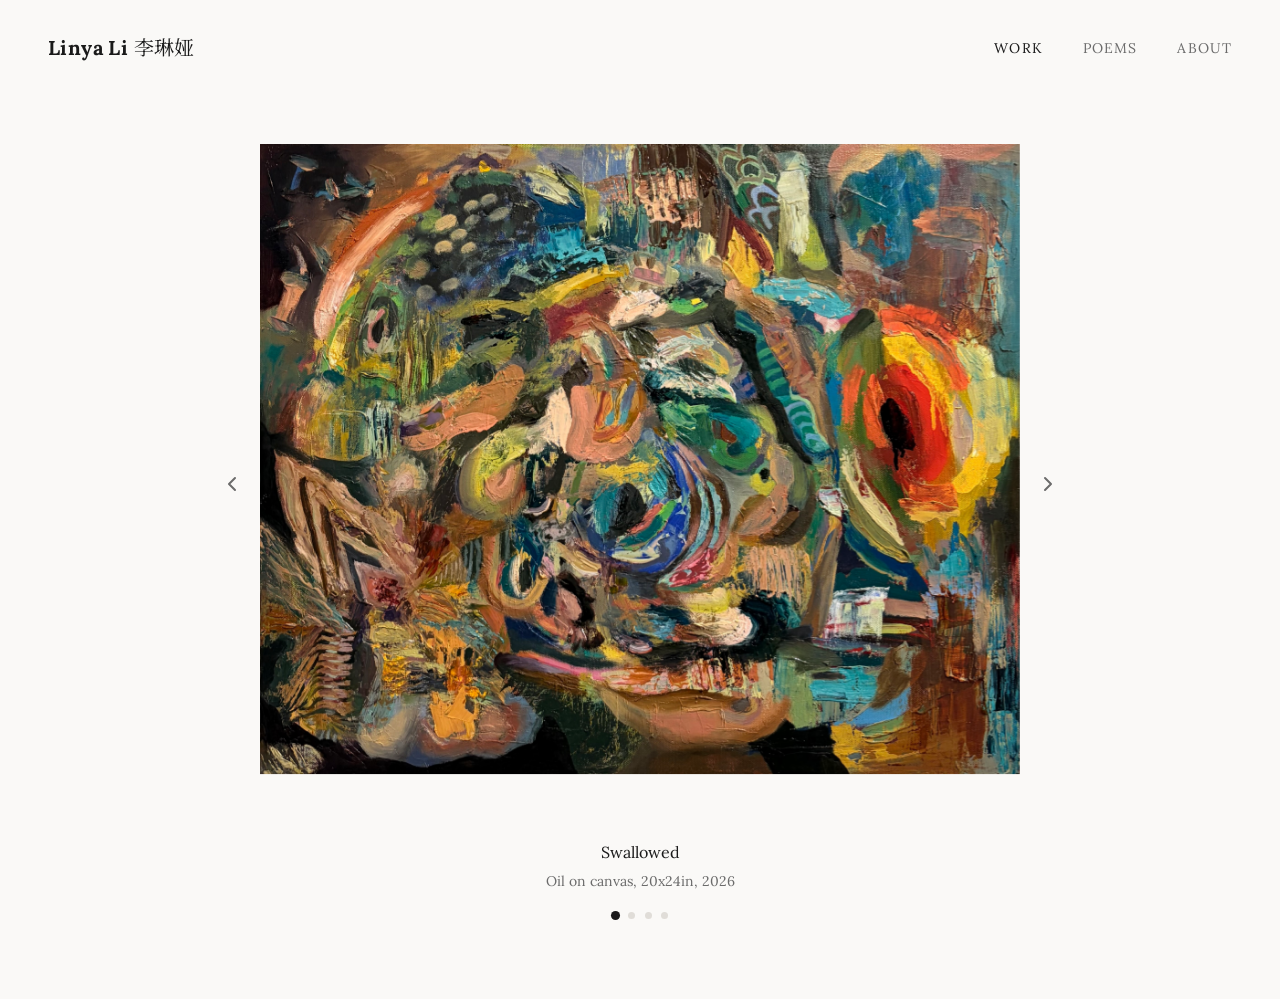
<file: index.html>
<!DOCTYPE html>
<html lang="en">
<head>
  <meta charset="UTF-8" />
  <meta name="viewport" content="width=device-width, initial-scale=1.0" />
  <title>Portfolio — Paintings</title>
  <link rel="stylesheet" href="css/style.css" />
</head>
<body>

  <nav>
    <a class="nav-brand" href="index.html"><strong>Linya Li</strong> 李琳娅</a>
    <ul class="nav-links">
      <li><a href="index.html" class="active">Work</a></li>
      <li><a href="poems.html">Poems</a></li>
      <li><a href="about.html">About</a></li>
    </ul>
  </nav>

  <main>

    <!-- ── Hero image ─────────────────────────────────────── -->
    <div class="gallery-hero" id="gallery-hero">
      <!--
        TO ADD YOUR PAINTINGS:
        1. Place your image files in the images/ folder.
        2. Change the src attributes below to match your filenames,
           e.g. src="images/my-painting.jpg"
        3. Update the data-title and data-caption attributes on each
           dot button to match each painting's info.
      -->
      <img
        class="hero-slide active"
        src="images/swallowed.jpg"
        alt="Swallowed"
      />
      <button class="hero-arrow hero-arrow-left" id="prev-btn" aria-label="Previous painting">
        <svg viewBox="0 0 24 24"><polyline points="15 18 9 12 15 6"/></svg>
      </button>
      <button class="hero-arrow hero-arrow-right" id="next-btn" aria-label="Next painting">
        <svg viewBox="0 0 24 24"><polyline points="9 18 15 12 9 6"/></svg>
      </button>
    </div>

    <!-- ── Caption ────────────────────────────────────────── -->
    <div class="gallery-caption">
      <h2 id="hero-title">Swallowed</h2>
      <p id="hero-caption">Oil on canvas, 20x24in, 2026</p>
    </div>

    <!-- ── Dots ───────────────────────────────────────────── -->
    <!-- Each button: set data-src, data-title, data-caption to match your painting -->
    <div class="gallery-dots" id="dots">
      <button class="dot active" data-src="images/swallowed.jpg"          data-title="Swallowed"          data-caption="Oil on canvas, 20x24in, 2026"       aria-label="Painting 1"></button>
      <button class="dot"        data-src="images/escaped.jpeg"           data-title="Escaped"            data-caption="Oil on canvas, 20x24in, 2026"       aria-label="Painting 2"></button>
      <button class="dot"        data-src="images/None of them whole.jpg" data-title="None of them whole" data-caption="Oil on canvas, 24x20in, 2026"       aria-label="Painting 3"></button>
      <button class="dot"        data-src="images/two.jpg"                data-title="Two"                data-caption="Oil, paper on canvas, 20x24in, 2026" aria-label="Painting 4"></button>
    </div>

  </main>

<script src="js/main.js"></script>
</body>
</html>
</file>
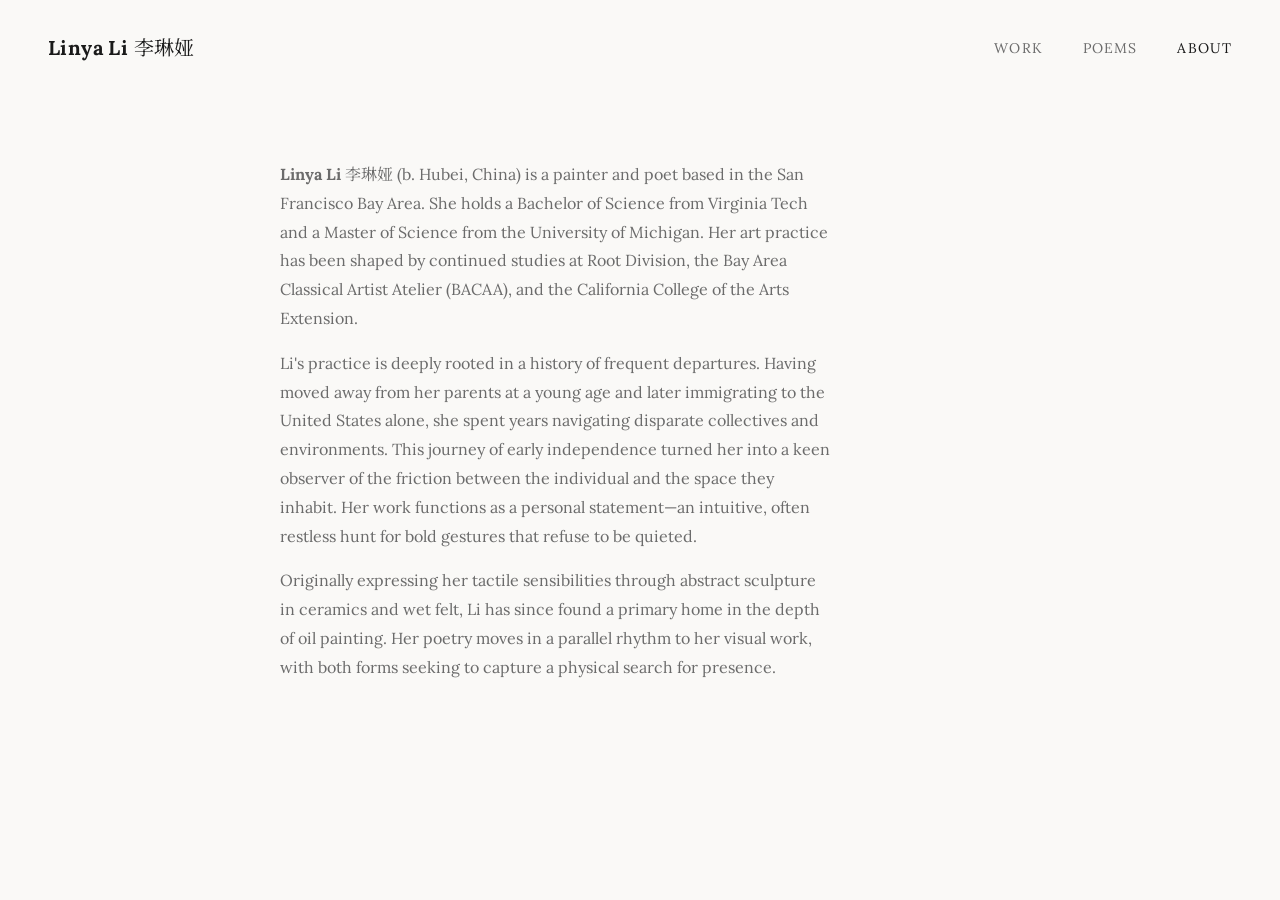
<file: about.html>
<!DOCTYPE html>
<html lang="en">
<head>
  <meta charset="UTF-8" />
  <meta name="viewport" content="width=device-width, initial-scale=1.0" />
  <title>Portfolio — About</title>
  <link rel="stylesheet" href="css/style.css" />
</head>
<body>

  <nav>
    <a class="nav-brand" href="index.html"><strong>Linya Li</strong> 李琳娅</a>
    <ul class="nav-links">
      <li><a href="index.html">Work</a></li>
      <li><a href="poems.html">Poems</a></li>
      <li><a href="about.html" class="active">About</a></li>
    </ul>
  </nav>

  <main>

    <div class="about-layout">

      <!-- ── Bio text ─────────────────────────────────── -->
      <div class="about-text">

        <p>
          <strong>Linya Li</strong> 李琳娅 (b. Hubei, China) is a painter and poet based in the San Francisco Bay Area. She holds a Bachelor of Science from Virginia Tech and a Master of Science from the University of Michigan. Her art practice has been shaped by continued studies at Root Division, the Bay Area Classical Artist Atelier (BACAA), and the California College of the Arts Extension.
        </p>

        <p>
          Li's practice is deeply rooted in a history of frequent departures. Having moved away from her parents at a young age and later immigrating to the United States alone, she spent years navigating disparate collectives and environments. This journey of early independence turned her into a keen observer of the friction between the individual and the space they inhabit. Her work functions as a personal statement—an intuitive, often restless hunt for bold gestures that refuse to be quieted.
        </p>

        <p>
          Originally expressing her tactile sensibilities through abstract sculpture in ceramics and wet felt, Li has since found a primary home in the depth of oil painting. Her poetry moves in a parallel rhythm to her visual work, with both forms seeking to capture a physical search for presence.
        </p>

      </div>

    </div>

  </main>

<script src="js/main.js"></script>
</body>
</html>
</file>
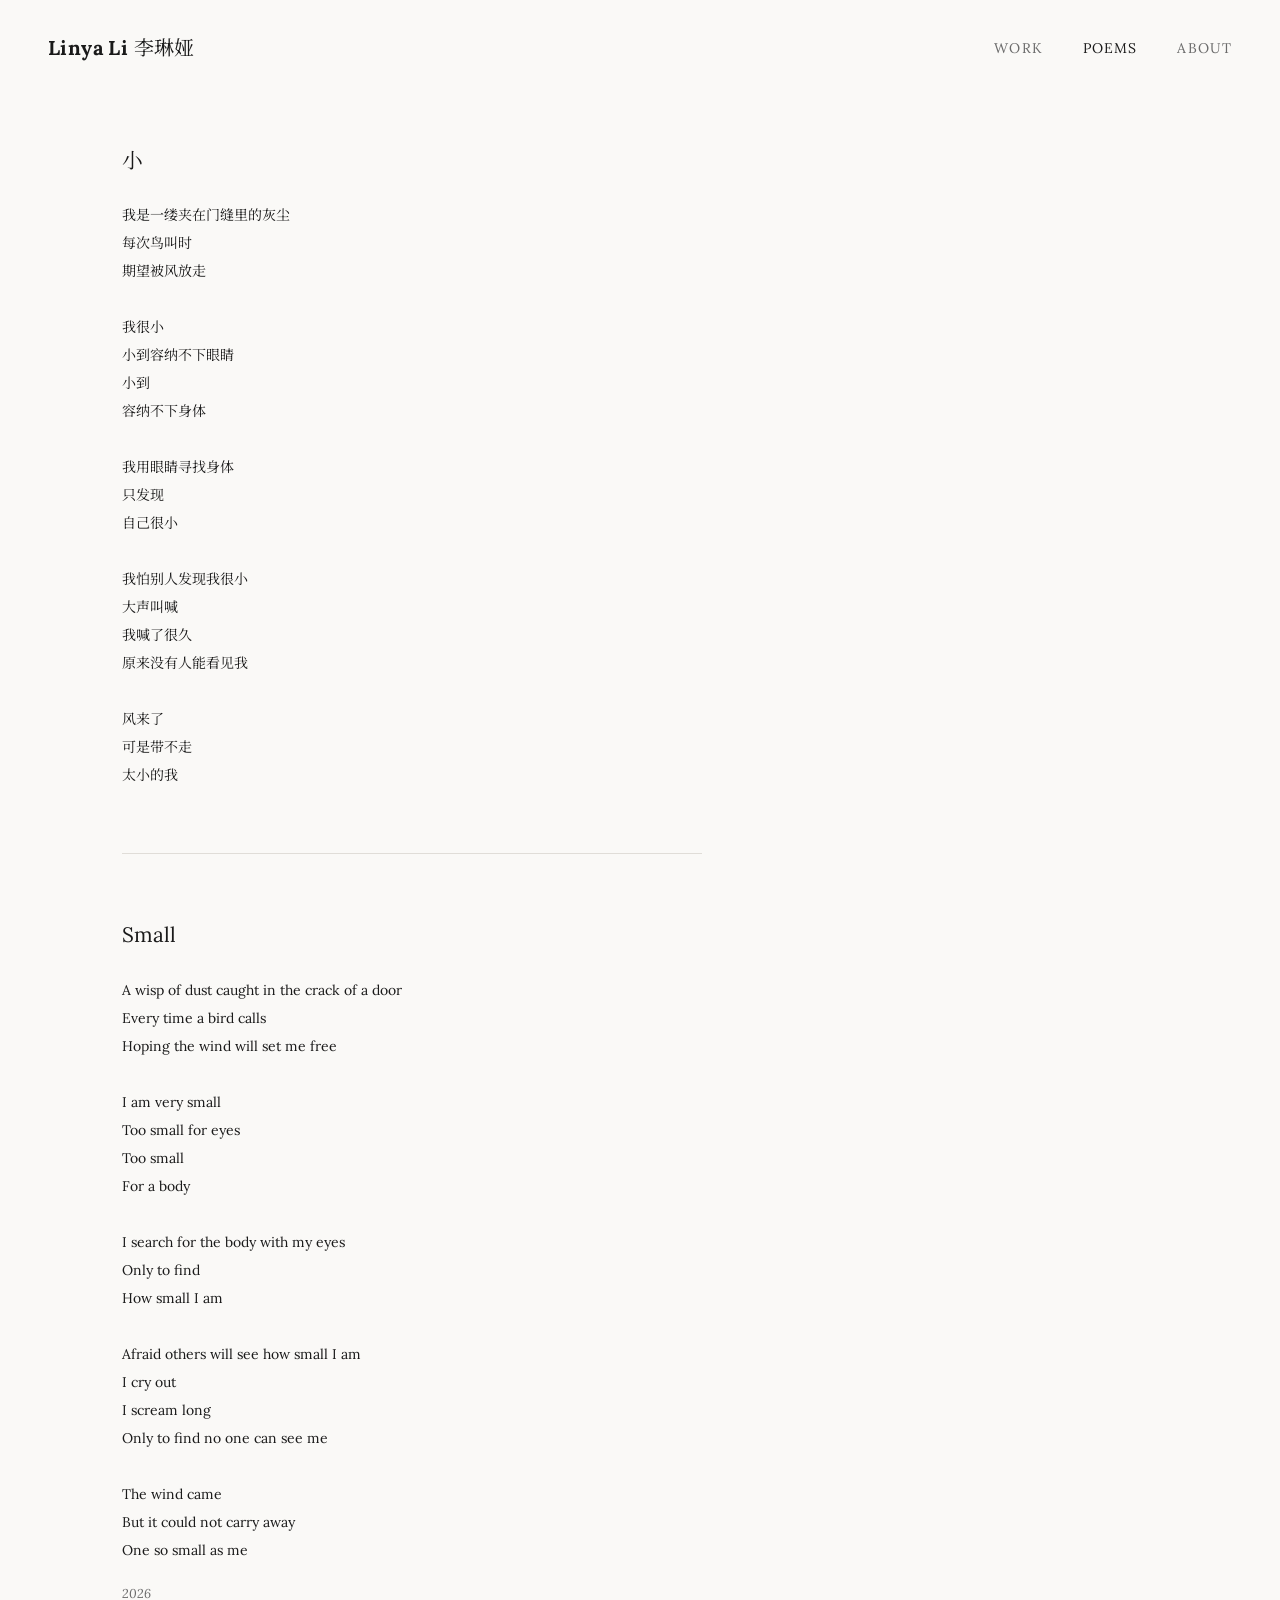
<file: poems.html>
<!DOCTYPE html>
<html lang="en">
<head>
  <meta charset="UTF-8" />
  <meta name="viewport" content="width=device-width, initial-scale=1.0" />
  <title>Portfolio — Poems</title>
  <link rel="stylesheet" href="css/style.css" />
</head>
<body>

  <nav>
    <a class="nav-brand" href="index.html"><strong>Linya Li</strong> 李琳娅</a>
    <ul class="nav-links">
      <li><a href="index.html">Work</a></li>
      <li><a href="poems.html" class="active">Poems</a></li>
      <li><a href="about.html">About</a></li>
    </ul>
  </nav>

  <main>

    <!--
      TO ADD A POEM:
      Copy one of the <article class="poem"> blocks below,
      paste it after the last one, and fill in:
        - The <h2> title
        - The <div class="poem-body"> text (line breaks are preserved)
        - The <p class="poem-date"> date or note (optional)
    -->

    <article class="poem">
      <h2>小</h2>
      <div class="poem-body">我是一缕夹在门缝里的灰尘
每次鸟叫时
期望被风放走

我很小
小到容纳不下眼睛
小到
容纳不下身体

我用眼睛寻找身体
只发现
自己很小

我怕别人发现我很小
大声叫喊
我喊了很久
原来没有人能看见我

风来了
可是带不走
太小的我</div>
    </article>

    <article class="poem">
      <h2>Small</h2>
      <div class="poem-body">A wisp of dust caught in the crack of a door
Every time a bird calls
Hoping the wind will set me free

I am very small
Too small for eyes
Too small
For a body

I search for the body with my eyes
Only to find
How small I am

Afraid others will see how small I am
I cry out
I scream long
Only to find no one can see me

The wind came
But it could not carry away
One so small as me</div>
      <p class="poem-date">2026</p>
    </article>


  </main>

<script src="js/main.js"></script>
</body>
</html>
</file>
<file: css/style.css>
/* ============================================================
   Portfolio — Shared Styles
   Palette: off-white bg, near-black text, soft gray accents
   ============================================================ */

@import url('https://fonts.googleapis.com/css2?family=Lora:ital,wght@0,400;0,500;1,400;1,500&family=Noto+Serif+SC:wght@400&display=swap');

*, *::before, *::after {
  box-sizing: border-box;
  margin: 0;
  padding: 0;
}

:root {
  --bg:        #faf9f7;
  --text:      #1a1a1a;
  --muted:     #6b6b6b;
  --accent:    #c8b89a;
  --border:    #e0ddd8;
  --white:     #ffffff;

  --font-sans: "Lora", "Noto Serif SC", Georgia, serif;
  --font-serif: "Lora", "Noto Serif SC", Georgia, serif;
}

html {
  font-size: 16px;
  scroll-behavior: smooth;
}

body {
  background-color: var(--bg);
  color: var(--text);
  font-family: var(--font-sans);
  line-height: 1.6;
  min-height: 100vh;
  display: flex;
  flex-direction: column;
}

a {
  color: inherit;
  text-decoration: none;
}

img {
  display: block;
  max-width: 100%;
}

/* ============================================================
   Navigation
   ============================================================ */

nav {
  width: 100%;
  padding: 2rem 3rem;
  display: flex;
  align-items: center;
  justify-content: space-between;
}

.nav-brand {
  font-family: var(--font-serif);
  font-size: 1.25rem;
  letter-spacing: 0.02em;
  font-weight: 400;
}

.nav-links {
  display: flex;
  gap: 2.5rem;
  list-style: none;
}

.nav-links a {
  font-size: 0.875rem;
  letter-spacing: 0.08em;
  text-transform: uppercase;
  color: var(--muted);
  transition: color 0.2s;
}

.nav-links a:hover,
.nav-links a.active {
  color: var(--text);
}

/* ============================================================
   Main content wrapper
   ============================================================ */

main {
  flex: 1;
  width: 100%;
  max-width: 1100px;
  margin: 0 auto;
  padding: 3rem 2rem 5rem;
}

/* ============================================================
   Footer
   ============================================================ */

footer {
  text-align: center;
  padding: 2rem;
  font-size: 0.8rem;
  color: var(--muted);
  border-top: 1px solid var(--border);
}

/* ============================================================
   Gallery — Hero + Thumbnail strip (index.html)
   ============================================================ */

.hero-arrow {
  position: absolute;
  top: 50%;
  transform: translateY(-50%);
  z-index: 10;
  background: none;
  border: none;
  cursor: pointer;
  padding: 0.5rem;
  color: var(--muted);
  transition: color 0.2s;
  display: flex;
  align-items: center;
}

.hero-arrow-left  { left: -3rem; }
.hero-arrow-right { right: -3rem; }

.hero-arrow:hover {
  color: var(--text);
}

.hero-arrow svg {
  width: 24px;
  height: 24px;
  stroke: currentColor;
  fill: none;
  stroke-width: 2;
  stroke-linecap: round;
  stroke-linejoin: round;
}

.gallery-hero {
  height: 680px;
  max-height: 80vh;
  max-width: 760px;
  margin: 0 auto;
  overflow: visible;
  background: var(--bg);
  position: relative;
}

.hero-slide {
  position: absolute;
  inset: 0;
  width: 100%;
  height: 100%;
  object-fit: contain;
  object-position: top;
  opacity: 0;
  transition: opacity 0.6s cubic-bezier(0.47, 0, 0.745, 0.715);
  will-change: opacity;
}

.hero-slide.active { opacity: 1; }

.gallery-caption {
  margin-top: 1rem;
  min-height: 2.5rem;
  text-align: center;
}

.gallery-caption h2 {
  font-family: var(--font-serif);
  font-size: 1rem;
  font-weight: normal;
}

.gallery-caption p {
  font-size: 0.875rem;
  color: var(--muted);
  margin-top: 0.25rem;
}

.gallery-dots {
  display: flex;
  justify-content: center;
  gap: 0.6rem;
  margin-top: 1.25rem;
}

.dot {
  width: 7px;
  height: 7px;
  border-radius: 50%;
  border: none;
  background: var(--border);
  cursor: pointer;
  padding: 0;
  transition: background 0.2s, transform 0.2s;
}

.dot:hover {
  background: var(--muted);
}

.dot.active {
  background: var(--text);
  transform: scale(1.3);
}

/* ============================================================
   About page
   ============================================================ */

.about-layout {
  display: grid;
  grid-template-columns: 1fr;
  max-width: 720px;
  margin: 1rem auto 0;
  align-items: start;
}

.about-photo {
  width: 100%;
  aspect-ratio: 3 / 4;
  object-fit: cover;
  background: var(--border);
}

.about-photo-placeholder {
  width: 100%;
  aspect-ratio: 3 / 4;
  background: var(--border);
  display: flex;
  align-items: center;
  justify-content: center;
  color: var(--muted);
  font-size: 0.8rem;
  text-align: center;
  padding: 1rem;
}

.about-text h1 {
  font-family: var(--font-serif);
  font-size: 2rem;
  font-weight: normal;
  margin-bottom: 1.5rem;
}

.about-text p {
  color: var(--muted);
  margin-bottom: 1rem;
  max-width: 55ch;
  font-size: 1rem;
  line-height: 1.8;
}

.about-text p:last-child {
  margin-bottom: 0;
}

/* ============================================================
   Poems page
   ============================================================ */

.poems-header {
  margin-bottom: 3rem;
}

.poems-header h1 {
  font-family: var(--font-serif);
  font-size: 2rem;
  font-weight: normal;
}

.poems-header p {
  color: var(--muted);
  margin-top: 0.5rem;
  font-size: 0.9rem;
}

.poem {
  max-width: 580px;
  margin-bottom: 4rem;
  padding-bottom: 4rem;
  border-bottom: 1px solid var(--border);
}

.poem:last-child {
  border-bottom: none;
}

.poem h2 {
  font-family: var(--font-serif);
  font-size: 1.3rem;
  font-weight: normal;
  margin-bottom: 1.5rem;
  color: var(--text);
}

.poem-body {
  font-family: var(--font-serif);
  font-size: 0.875rem;
  line-height: 2;
  color: var(--text);
  white-space: pre-line;
}

.poem-date {
  margin-top: 1.25rem;
  font-size: 0.8rem;
  color: var(--muted);
  font-style: italic;
}

/* ============================================================
   Page heading (reusable)
   ============================================================ */

.page-heading {
  font-family: var(--font-serif);
  font-size: 1.75rem;
  font-weight: normal;
  margin-bottom: 2.5rem;
}

/* ============================================================
   Responsive
   ============================================================ */

@media (max-width: 700px) {
  nav {
    padding: 1.5rem;
    flex-direction: column;
    gap: 1rem;
    align-items: flex-start;
  }

  .nav-links {
    gap: 1.5rem;
  }

  main {
    padding: 1rem 1.25rem 4rem;
  }

  .gallery-hero {
    max-width: 100%;
    height: 220px;
  }

  .hero-arrow-left  { left: -1rem; }
  .hero-arrow-right { right: -1rem; }

  .gallery-caption {
    margin-top: 0.75rem;
  }

  .gallery-caption h2 {
    font-size: 0.9rem;
  }

  .gallery-caption p {
    font-size: 0.75rem;
  }

  .gallery-dots {
    margin-top: 1rem;
  }

  .about-layout {
    grid-template-columns: 1fr;
    gap: 2rem;
  }

  .about-photo-placeholder {
    aspect-ratio: 3 / 2;
    max-width: 280px;
  }

  .gallery-thumbnails button {
    width: 72px;
    height: 56px;
  }
}
</file>
